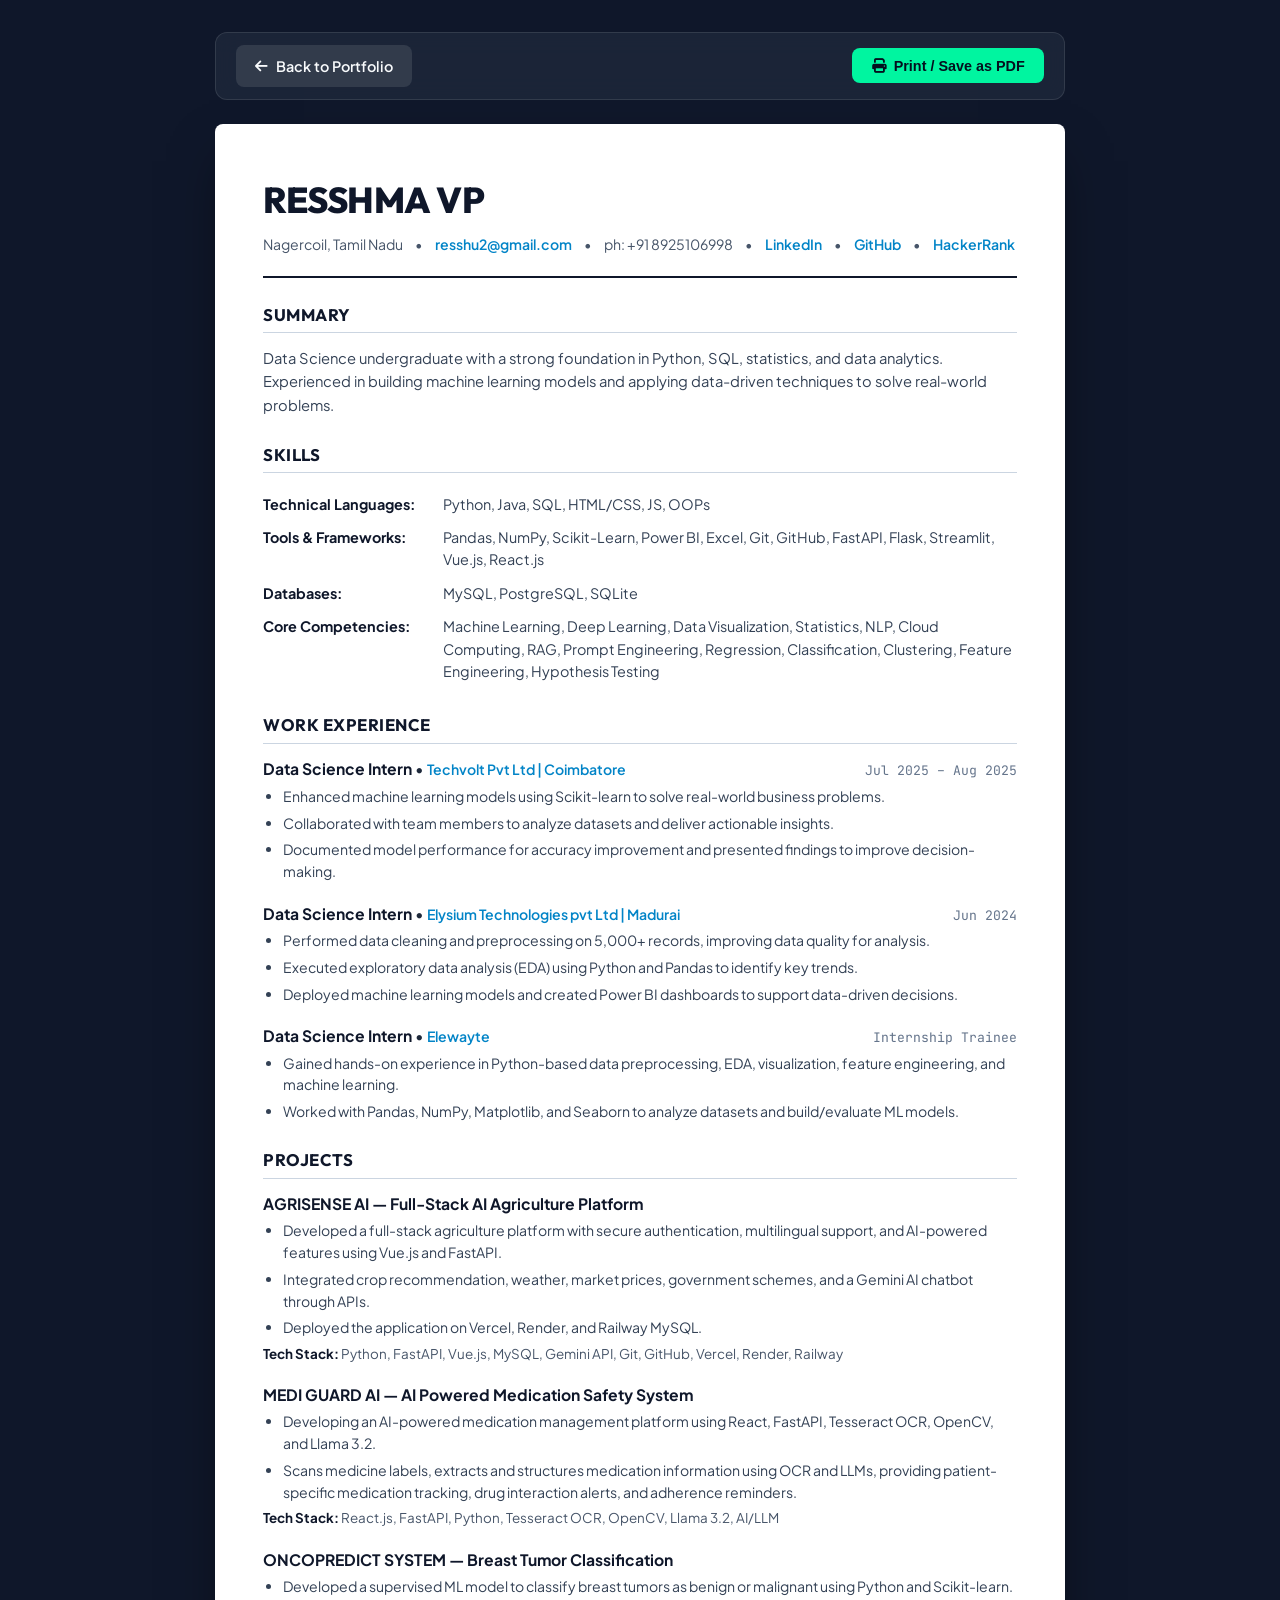
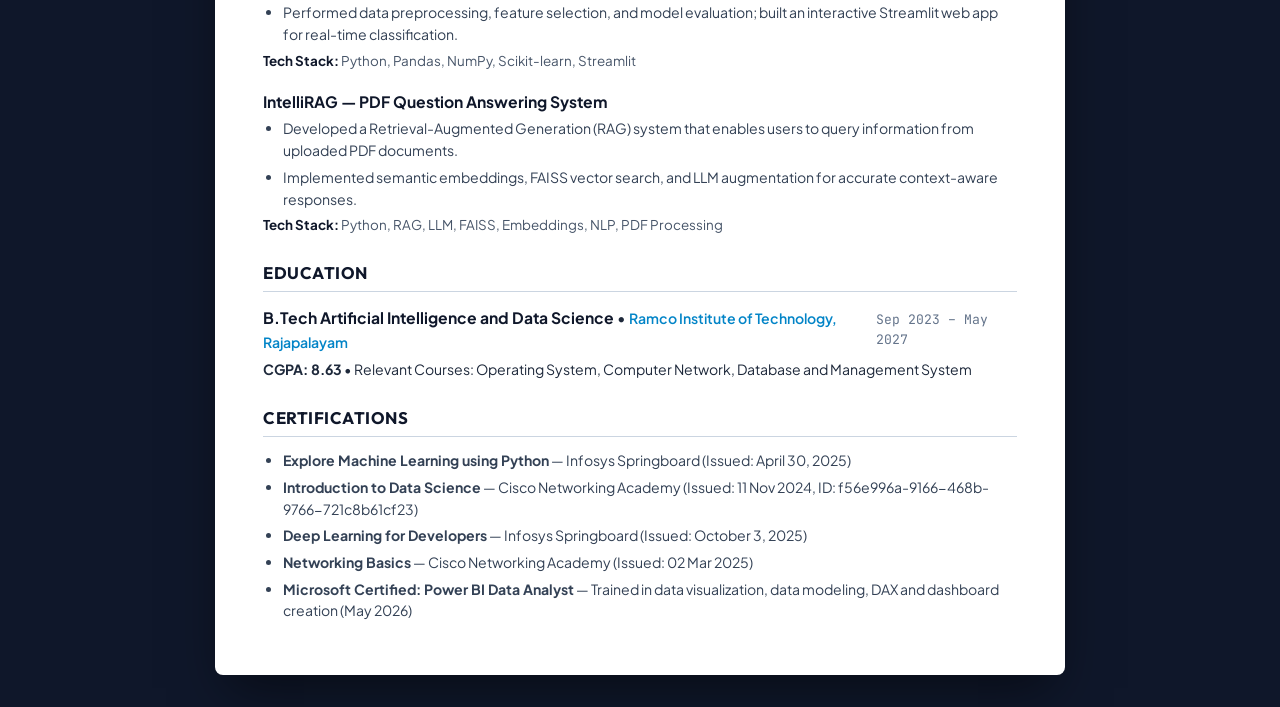
<file: resume.html>
<!DOCTYPE html>
<html lang="en">
<head>
  <meta charset="UTF-8">
  <meta name="viewport" content="width=device-width, initial-scale=1.0">
  <title>RESSHMA VP — Resume</title>
  <link rel="preconnect" href="https://fonts.googleapis.com">
  <link rel="preconnect" href="https://fonts.gstatic.com" crossorigin>
  <link href="https://fonts.googleapis.com/css2?family=Outfit:wght@400;600;700;800&family=Plus+Jakarta+Sans:wght@400;500;600;700&family=JetBrains+Mono:wght@400;500;600&display=swap" rel="stylesheet">
  <link rel="stylesheet" href="https://cdnjs.cloudflare.com/ajax/libs/font-awesome/6.5.1/css/all.min.css">
  <style>
    :root {
      --primary: #0f172a;
      --secondary: #334155;
      --accent: #0284c7;
      --border: #e2e8f0;
      --bg: #ffffff;
      --card-bg: #f8fafc;
    }
    *, *::before, *::after { box-sizing: border-box; margin: 0; padding: 0; }
    body {
      font-family: 'Plus Jakarta Sans', -apple-system, BlinkMacSystemFont, sans-serif;
      background: #0f172a;
      color: #334155;
      line-height: 1.55;
      padding: 2rem 1rem;
      min-height: 100vh;
      display: flex;
      flex-direction: column;
      align-items: center;
    }
    .action-bar {
      max-width: 850px;
      width: 100%;
      display: flex;
      justify-content: space-between;
      align-items: center;
      margin-bottom: 1.5rem;
      padding: 0.75rem 1.25rem;
      background: rgba(30, 41, 59, 0.8);
      backdrop-filter: blur(12px);
      border-radius: 0.75rem;
      border: 1px solid rgba(255, 255, 255, 0.1);
      color: #f8fafc;
    }
    .action-bar a, .action-bar button {
      display: inline-flex;
      align-items: center;
      gap: 0.5rem;
      padding: 0.6rem 1.2rem;
      border-radius: 0.5rem;
      font-weight: 600;
      font-size: 0.9rem;
      text-decoration: none;
      cursor: pointer;
      border: none;
      transition: all 0.2s ease;
    }
    .btn-back {
      background: rgba(255, 255, 255, 0.1);
      color: #f8fafc;
    }
    .btn-back:hover { background: rgba(255, 255, 255, 0.2); }
    .btn-print {
      background: #00f5a0;
      color: #04101e;
    }
    .btn-print:hover { background: #00d9f5; box-shadow: 0 0 15px rgba(0, 245, 160, 0.4); }

    .resume-sheet {
      background: #ffffff;
      max-width: 850px;
      width: 100%;
      padding: 3rem;
      box-shadow: 0 25px 50px -12px rgba(0, 0, 0, 0.5);
      border-radius: 0.5rem;
      color: #1e293b;
    }
    .resume-header {
      border-bottom: 2px solid #0f172a;
      padding-bottom: 1.25rem;
      margin-bottom: 1.5rem;
    }
    .candidate-name {
      font-family: 'Outfit', sans-serif;
      font-size: 2.25rem;
      font-weight: 800;
      letter-spacing: -0.5px;
      color: #0f172a;
      text-transform: uppercase;
      margin-bottom: 0.4rem;
    }
    .contact-line {
      font-size: 0.88rem;
      color: #475569;
      display: flex;
      flex-wrap: wrap;
      gap: 0.75rem;
      align-items: center;
    }
    .contact-line a {
      color: #0284c7;
      text-decoration: none;
      font-weight: 600;
    }
    .section-title {
      font-family: 'Outfit', sans-serif;
      font-size: 1.05rem;
      font-weight: 700;
      color: #0f172a;
      text-transform: uppercase;
      letter-spacing: 0.5px;
      border-bottom: 1.5px solid #cbd5e1;
      padding-bottom: 0.3rem;
      margin: 1.5rem 0 0.85rem;
    }
    .summary-text {
      font-size: 0.92rem;
      color: #334155;
      line-height: 1.6;
    }
    .skills-table {
      width: 100%;
      font-size: 0.9rem;
      border-collapse: collapse;
    }
    .skills-table td {
      padding: 0.35rem 0;
      vertical-align: top;
    }
    .skill-cat {
      width: 180px;
      font-weight: 700;
      color: #0f172a;
    }
    .skill-items {
      color: #334155;
    }

    .exp-entry, .proj-entry, .edu-entry {
      margin-bottom: 1.15rem;
    }
    .entry-header {
      display: flex;
      justify-content: space-between;
      align-items: baseline;
      margin-bottom: 0.25rem;
    }
    .entry-title {
      font-weight: 700;
      font-size: 0.98rem;
      color: #0f172a;
    }
    .entry-subtitle {
      font-size: 0.88rem;
      color: #0284c7;
      font-weight: 600;
    }
    .entry-date {
      font-family: 'JetBrains Mono', monospace;
      font-size: 0.82rem;
      color: #64748b;
    }
    .entry-bullets {
      list-style-type: disc;
      padding-left: 1.25rem;
      font-size: 0.88rem;
      color: #334155;
      line-height: 1.55;
    }
    .entry-bullets li {
      margin-bottom: 0.3rem;
    }
    .tech-stack-line {
      font-size: 0.84rem;
      color: #475569;
      margin-top: 0.3rem;
    }
    .tech-stack-line strong {
      color: #0f172a;
    }

    @media print {
      body {
        background: #ffffff;
        padding: 0;
      }
      .action-bar { display: none; }
      .resume-sheet {
        box-shadow: none;
        padding: 0;
        max-width: 100%;
      }
    }
  </style>
</head>
<body>

  <div class="action-bar">
    <a href="index.html" class="btn-back">
      <i class="fa-solid fa-arrow-left"></i>
      <span>Back to Portfolio</span>
    </a>
    <button onclick="window.print()" class="btn-print">
      <i class="fa-solid fa-print"></i>
      <span>Print / Save as PDF</span>
    </button>
  </div>

  <div class="resume-sheet">
    <header class="resume-header">
      <h1 class="candidate-name">RESSHMA VP</h1>
      <div class="contact-line">
        <span>Nagercoil, Tamil Nadu</span>
        <span>&bull;</span>
        <a href="mailto:resshu2@gmail.com">resshu2@gmail.com</a>
        <span>&bull;</span>
        <span>ph: +91 8925106998</span>
        <span>&bull;</span>
        <a href="https://linkedin.com" target="_blank">LinkedIn</a>
        <span>&bull;</span>
        <a href="https://github.com" target="_blank">GitHub</a>
        <span>&bull;</span>
        <a href="https://hackerrank.com" target="_blank">HackerRank</a>
      </div>
    </header>

    <section>
      <h2 class="section-title">Summary</h2>
      <p class="summary-text">
        Data Science undergraduate with a strong foundation in Python, SQL, statistics, and data analytics. Experienced in building machine learning models and applying data-driven techniques to solve real-world problems.
      </p>
    </section>

    <section>
      <h2 class="section-title">Skills</h2>
      <table class="skills-table">
        <tr>
          <td class="skill-cat">Technical Languages:</td>
          <td class="skill-items">Python, Java, SQL, HTML/CSS, JS, OOPs</td>
        </tr>
        <tr>
          <td class="skill-cat">Tools & Frameworks:</td>
          <td class="skill-items">Pandas, NumPy, Scikit-Learn, Power BI, Excel, Git, GitHub, FastAPI, Flask, Streamlit, Vue.js, React.js</td>
        </tr>
        <tr>
          <td class="skill-cat">Databases:</td>
          <td class="skill-items">MySQL, PostgreSQL, SQLite</td>
        </tr>
        <tr>
          <td class="skill-cat">Core Competencies:</td>
          <td class="skill-items">Machine Learning, Deep Learning, Data Visualization, Statistics, NLP, Cloud Computing, RAG, Prompt Engineering, Regression, Classification, Clustering, Feature Engineering, Hypothesis Testing</td>
        </tr>
      </table>
    </section>

    <section>
      <h2 class="section-title">Work Experience</h2>

      <div class="exp-entry">
        <div class="entry-header">
          <div>
            <span class="entry-title">Data Science Intern</span> &bull; 
            <span class="entry-subtitle">Techvolt Pvt Ltd | Coimbatore</span>
          </div>
          <span class="entry-date">Jul 2025 – Aug 2025</span>
        </div>
        <ul class="entry-bullets">
          <li>Enhanced machine learning models using Scikit-learn to solve real-world business problems.</li>
          <li>Collaborated with team members to analyze datasets and deliver actionable insights.</li>
          <li>Documented model performance for accuracy improvement and presented findings to improve decision-making.</li>
        </ul>
      </div>

      <div class="exp-entry">
        <div class="entry-header">
          <div>
            <span class="entry-title">Data Science Intern</span> &bull; 
            <span class="entry-subtitle">Elysium Technologies pvt Ltd | Madurai</span>
          </div>
          <span class="entry-date">Jun 2024</span>
        </div>
        <ul class="entry-bullets">
          <li>Performed data cleaning and preprocessing on 5,000+ records, improving data quality for analysis.</li>
          <li>Executed exploratory data analysis (EDA) using Python and Pandas to identify key trends.</li>
          <li>Deployed machine learning models and created Power BI dashboards to support data-driven decisions.</li>
        </ul>
      </div>

      <div class="exp-entry">
        <div class="entry-header">
          <div>
            <span class="entry-title">Data Science Intern</span> &bull; 
            <span class="entry-subtitle">Elewayte</span>
          </div>
          <span class="entry-date">Internship Trainee</span>
        </div>
        <ul class="entry-bullets">
          <li>Gained hands-on experience in Python-based data preprocessing, EDA, visualization, feature engineering, and machine learning.</li>
          <li>Worked with Pandas, NumPy, Matplotlib, and Seaborn to analyze datasets and build/evaluate ML models.</li>
        </ul>
      </div>
    </section>

    <section>
      <h2 class="section-title">Projects</h2>

      <div class="proj-entry">
        <div class="entry-header">
          <span class="entry-title">AGRISENSE AI — Full-Stack AI Agriculture Platform</span>
        </div>
        <ul class="entry-bullets">
          <li>Developed a full-stack agriculture platform with secure authentication, multilingual support, and AI-powered features using Vue.js and FastAPI.</li>
          <li>Integrated crop recommendation, weather, market prices, government schemes, and a Gemini AI chatbot through APIs.</li>
          <li>Deployed the application on Vercel, Render, and Railway MySQL.</li>
        </ul>
        <div class="tech-stack-line"><strong>Tech Stack:</strong> Python, FastAPI, Vue.js, MySQL, Gemini API, Git, GitHub, Vercel, Render, Railway</div>
      </div>

      <div class="proj-entry">
        <div class="entry-header">
          <span class="entry-title">MEDI GUARD AI — AI Powered Medication Safety System</span>
        </div>
        <ul class="entry-bullets">
          <li>Developing an AI-powered medication management platform using React, FastAPI, Tesseract OCR, OpenCV, and Llama 3.2.</li>
          <li>Scans medicine labels, extracts and structures medication information using OCR and LLMs, providing patient-specific medication tracking, drug interaction alerts, and adherence reminders.</li>
        </ul>
        <div class="tech-stack-line"><strong>Tech Stack:</strong> React.js, FastAPI, Python, Tesseract OCR, OpenCV, Llama 3.2, AI/LLM</div>
      </div>

      <div class="proj-entry">
        <div class="entry-header">
          <span class="entry-title">ONCOPREDICT SYSTEM — Breast Tumor Classification</span>
        </div>
        <ul class="entry-bullets">
          <li>Developed a supervised ML model to classify breast tumors as benign or malignant using Python and Scikit-learn.</li>
          <li>Performed data preprocessing, feature selection, and model evaluation; built an interactive Streamlit web app for real-time classification.</li>
        </ul>
        <div class="tech-stack-line"><strong>Tech Stack:</strong> Python, Pandas, NumPy, Scikit-learn, Streamlit</div>
      </div>

      <div class="proj-entry">
        <div class="entry-header">
          <span class="entry-title">IntelliRAG — PDF Question Answering System</span>
        </div>
        <ul class="entry-bullets">
          <li>Developed a Retrieval-Augmented Generation (RAG) system that enables users to query information from uploaded PDF documents.</li>
          <li>Implemented semantic embeddings, FAISS vector search, and LLM augmentation for accurate context-aware responses.</li>
        </ul>
        <div class="tech-stack-line"><strong>Tech Stack:</strong> Python, RAG, LLM, FAISS, Embeddings, NLP, PDF Processing</div>
      </div>
    </section>

    <section>
      <h2 class="section-title">Education</h2>
      <div class="edu-entry">
        <div class="entry-header">
          <div>
            <span class="entry-title">B.Tech Artificial Intelligence and Data Science</span> &bull; 
            <span class="entry-subtitle">Ramco Institute of Technology, Rajapalayam</span>
          </div>
          <span class="entry-date">Sep 2023 – May 2027</span>
        </div>
        <div style="font-size: 0.88rem; margin-top: 0.25rem;">
          <strong>CGPA: 8.63</strong> &bull; Relevant Courses: Operating System, Computer Network, Database and Management System
        </div>
      </div>
    </section>

    <section>
      <h2 class="section-title">Certifications</h2>
      <ul class="entry-bullets">
        <li><strong>Explore Machine Learning using Python</strong> &mdash; Infosys Springboard (Issued: April 30, 2025)</li>
        <li><strong>Introduction to Data Science</strong> &mdash; Cisco Networking Academy (Issued: 11 Nov 2024, ID: f56e996a-9166-468b-9766-721c8b61cf23)</li>
        <li><strong>Deep Learning for Developers</strong> &mdash; Infosys Springboard (Issued: October 3, 2025)</li>
        <li><strong>Networking Basics</strong> &mdash; Cisco Networking Academy (Issued: 02 Mar 2025)</li>
        <li><strong>Microsoft Certified: Power BI Data Analyst</strong> &mdash; Trained in data visualization, data modeling, DAX and dashboard creation (May 2026)</li>
      </ul>
    </section>
  </div>

</body>
</html>
</file>
